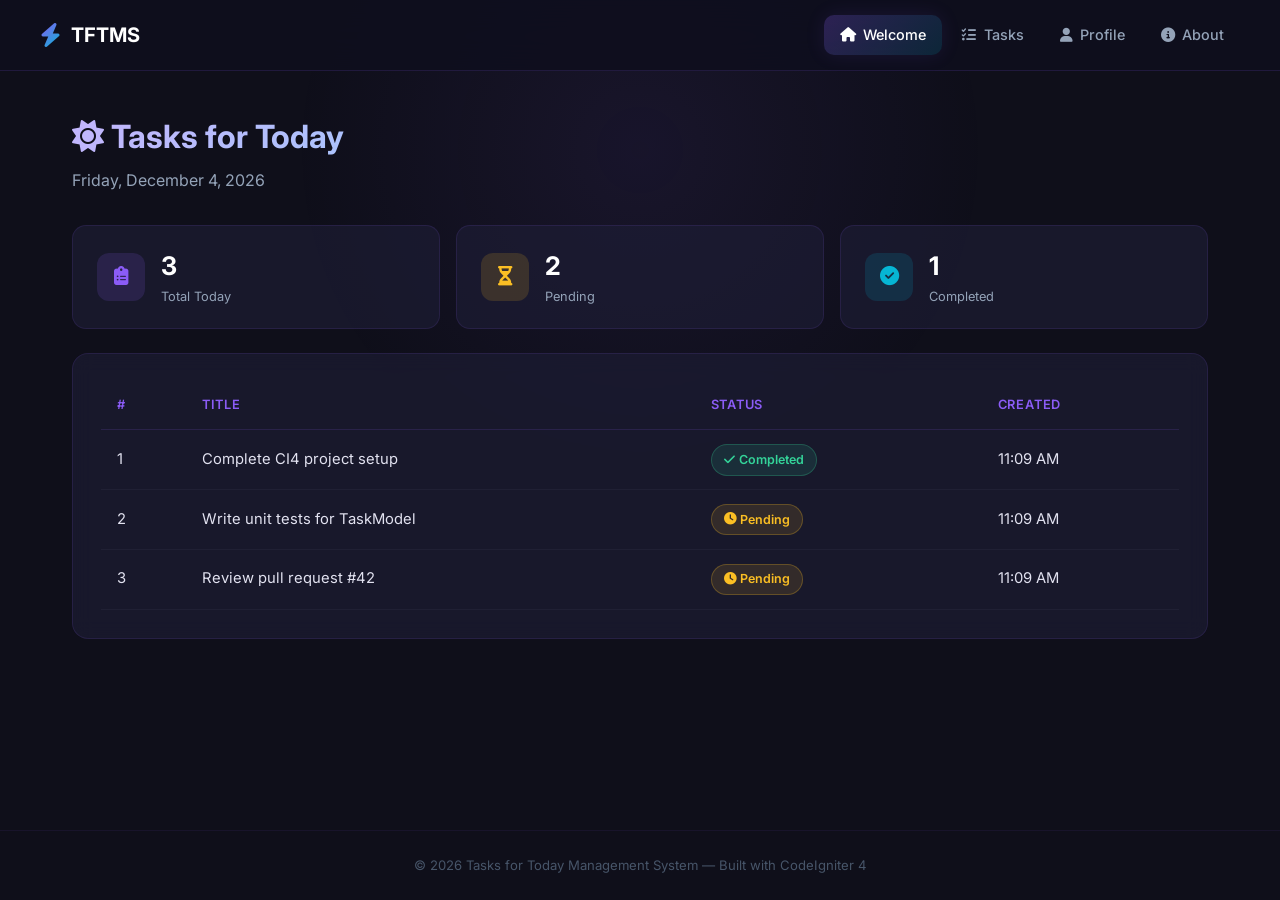
<file: docs/index.html>
<!DOCTYPE html>
<html lang="en">
<head>
    <meta charset="UTF-8">
    <meta name="viewport" content="width=device-width, initial-scale=1.0">
    <meta name="description" content="Tasks for Today Management System – Stay organized with daily task tracking.">
    <title>Welcome – Tasks for Today | TFTMS</title>
    <link href="https://fonts.googleapis.com/css2?family=Inter:wght@300;400;500;600;700&display=swap" rel="stylesheet">
    <link rel="stylesheet" href="https://cdnjs.cloudflare.com/ajax/libs/font-awesome/6.5.1/css/all.min.css">
    <link rel="stylesheet" href="style.css">
</head>
<body>
    <div class="glow-top"></div>

    <!-- Navbar -->
    <nav class="navbar">
        <div class="navbar-inner">
            <a href="index.html" class="navbar-brand">
                <i class="fas fa-bolt"></i>
                TFTMS
            </a>
            <ul class="nav-links">
                <li><a href="index.html" class="active"><i class="fas fa-house"></i> Welcome</a></li>
                <li><a href="tasks.html"><i class="fas fa-list-check"></i> Tasks</a></li>
                <li><a href="profile.html"><i class="fas fa-user"></i> Profile</a></li>
                <li><a href="about.html"><i class="fas fa-circle-info"></i> About</a></li>
            </ul>
        </div>
    </nav>

    <main class="main-content animate-in">

        <!-- Welcome Page – Today's Tasks -->
        <div class="page-header">
            <h1><i class="fas fa-sun"></i> Tasks for Today</h1>
            <p id="today-date"></p>
        </div>

        <!-- Stats -->
        <div class="stats-row">
            <div class="stat-card">
                <div class="stat-icon purple"><i class="fas fa-clipboard-list"></i></div>
                <div>
                    <div class="stat-number">3</div>
                    <div class="stat-label">Total Today</div>
                </div>
            </div>
            <div class="stat-card">
                <div class="stat-icon amber"><i class="fas fa-hourglass-half"></i></div>
                <div>
                    <div class="stat-number">2</div>
                    <div class="stat-label">Pending</div>
                </div>
            </div>
            <div class="stat-card">
                <div class="stat-icon cyan"><i class="fas fa-circle-check"></i></div>
                <div>
                    <div class="stat-number">1</div>
                    <div class="stat-label">Completed</div>
                </div>
            </div>
        </div>

        <!-- Task Table -->
        <div class="card">
            <table class="task-table">
                <thead>
                    <tr>
                        <th>#</th>
                        <th>Title</th>
                        <th>Status</th>
                        <th>Created</th>
                    </tr>
                </thead>
                <tbody>
                    <tr>
                        <td>1</td>
                        <td>Complete CI4 project setup</td>
                        <td>
                            <span class="badge badge-completed">
                                <i class="fas fa-check"></i> completed
                            </span>
                        </td>
                        <td>11:09 AM</td>
                    </tr>
                    <tr>
                        <td>2</td>
                        <td>Write unit tests for TaskModel</td>
                        <td>
                            <span class="badge badge-pending">
                                <i class="fas fa-clock"></i> pending
                            </span>
                        </td>
                        <td>11:09 AM</td>
                    </tr>
                    <tr>
                        <td>3</td>
                        <td>Review pull request #42</td>
                        <td>
                            <span class="badge badge-pending">
                                <i class="fas fa-clock"></i> pending
                            </span>
                        </td>
                        <td>11:09 AM</td>
                    </tr>
                </tbody>
            </table>
        </div>

    </main>

    <footer class="site-footer">
        &copy; 2026 Tasks for Today Management System &mdash; Built with CodeIgniter 4
    </footer>

    <script>
        const d = new Date();
        const opts = { weekday: 'long', year: 'numeric', month: 'long', day: 'numeric' };
        document.getElementById('today-date').textContent = d.toLocaleDateString('en-US', opts);
    </script>
</body>
</html>
</file>
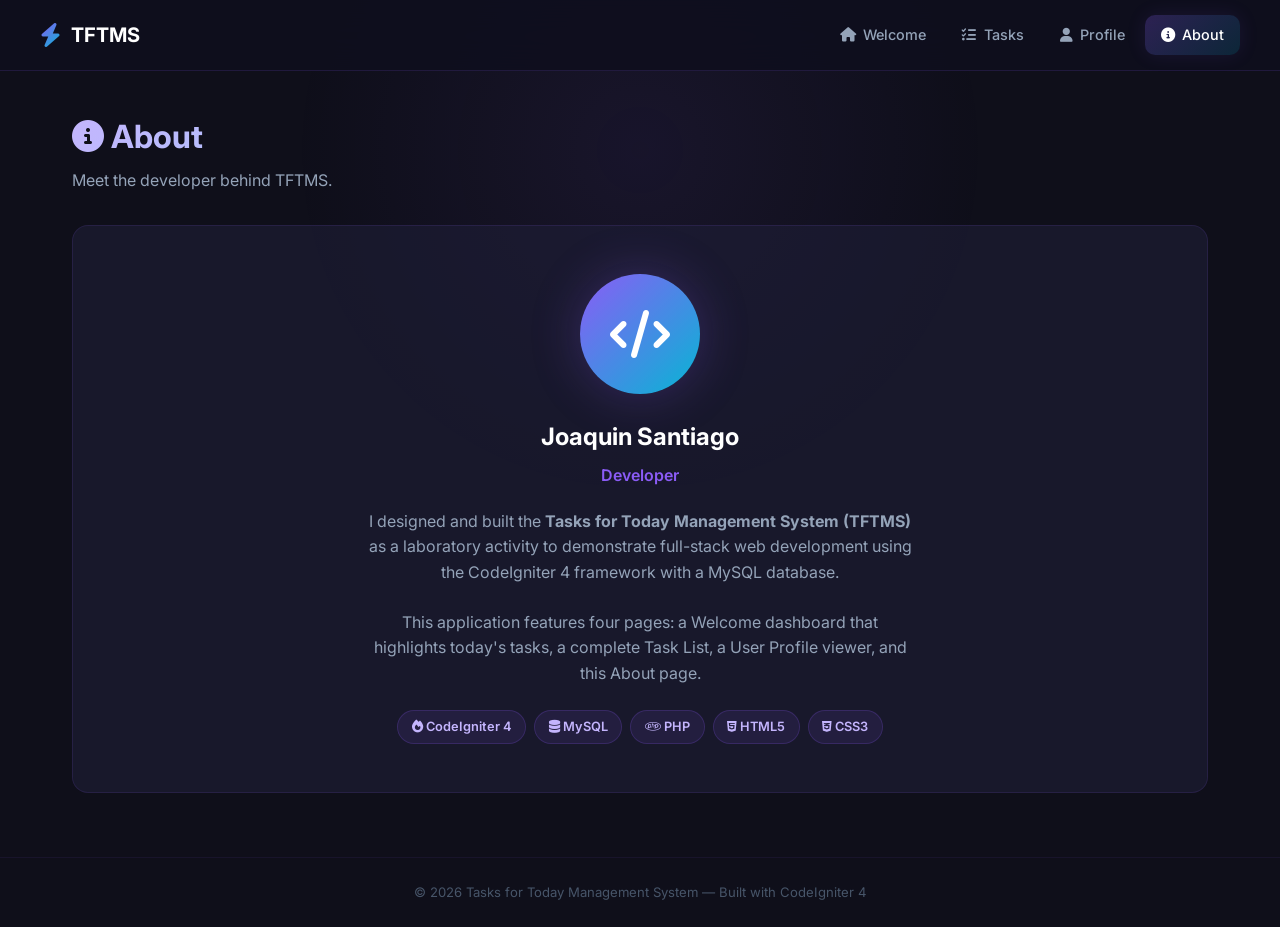
<file: docs/about.html>
<!DOCTYPE html>
<html lang="en">
<head>
    <meta charset="UTF-8">
    <meta name="viewport" content="width=device-width, initial-scale=1.0">
    <meta name="description" content="Tasks for Today Management System – About the Developer.">
    <title>About the Developer | TFTMS</title>
    <link href="https://fonts.googleapis.com/css2?family=Inter:wght@300;400;500;600;700&display=swap" rel="stylesheet">
    <link rel="stylesheet" href="https://cdnjs.cloudflare.com/ajax/libs/font-awesome/6.5.1/css/all.min.css">
    <link rel="stylesheet" href="style.css">
</head>
<body>
    <div class="glow-top"></div>

    <nav class="navbar">
        <div class="navbar-inner">
            <a href="index.html" class="navbar-brand">
                <i class="fas fa-bolt"></i>
                TFTMS
            </a>
            <ul class="nav-links">
                <li><a href="index.html"><i class="fas fa-house"></i> Welcome</a></li>
                <li><a href="tasks.html"><i class="fas fa-list-check"></i> Tasks</a></li>
                <li><a href="profile.html"><i class="fas fa-user"></i> Profile</a></li>
                <li><a href="about.html" class="active"><i class="fas fa-circle-info"></i> About</a></li>
            </ul>
        </div>
    </nav>

    <main class="main-content animate-in">

        <div class="page-header">
            <h1><i class="fas fa-circle-info"></i> About</h1>
            <p>Meet the developer behind TFTMS.</p>
        </div>

        <div class="card about-card">
            <div class="dev-avatar">
                <i class="fas fa-code"></i>
            </div>
            <h2>Joaquin Santiago</h2>
            <div class="subtitle">Developer</div>
            <p>
                I designed and built the <strong>Tasks for Today Management System (TFTMS)</strong>
                as a laboratory activity to demonstrate full-stack web development using the
                CodeIgniter 4 framework with a MySQL database.
            </p>
            <p>
                This application features four pages: a Welcome dashboard that highlights today's tasks,
                a complete Task List, a User Profile viewer, and this About page.
            </p>

            <div class="tech-badges">
                <span class="tech-badge"><i class="fas fa-fire"></i> CodeIgniter 4</span>
                <span class="tech-badge"><i class="fas fa-database"></i> MySQL</span>
                <span class="tech-badge"><i class="fab fa-php"></i> PHP</span>
                <span class="tech-badge"><i class="fab fa-html5"></i> HTML5</span>
                <span class="tech-badge"><i class="fab fa-css3-alt"></i> CSS3</span>
            </div>
        </div>

    </main>

    <footer class="site-footer">
        &copy; 2026 Tasks for Today Management System &mdash; Built with CodeIgniter 4
    </footer>
</body>
</html>
</file>
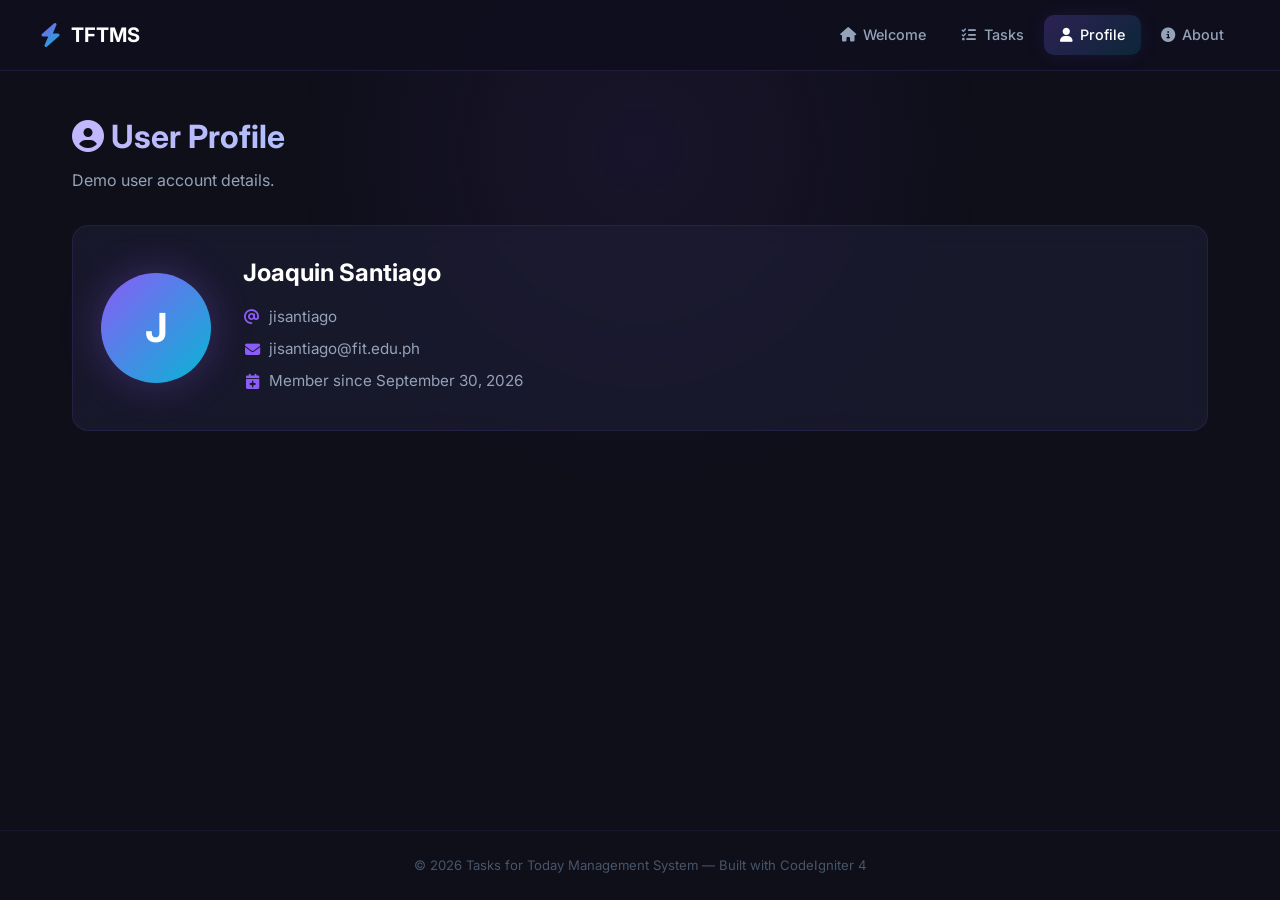
<file: docs/profile.html>
<!DOCTYPE html>
<html lang="en">
<head>
    <meta charset="UTF-8">
    <meta name="viewport" content="width=device-width, initial-scale=1.0">
    <meta name="description" content="Tasks for Today Management System – User Profile.">
    <title>User Profile | TFTMS</title>
    <link href="https://fonts.googleapis.com/css2?family=Inter:wght@300;400;500;600;700&display=swap" rel="stylesheet">
    <link rel="stylesheet" href="https://cdnjs.cloudflare.com/ajax/libs/font-awesome/6.5.1/css/all.min.css">
    <link rel="stylesheet" href="style.css">
</head>
<body>
    <div class="glow-top"></div>

    <nav class="navbar">
        <div class="navbar-inner">
            <a href="index.html" class="navbar-brand">
                <i class="fas fa-bolt"></i>
                TFTMS
            </a>
            <ul class="nav-links">
                <li><a href="index.html"><i class="fas fa-house"></i> Welcome</a></li>
                <li><a href="tasks.html"><i class="fas fa-list-check"></i> Tasks</a></li>
                <li><a href="profile.html" class="active"><i class="fas fa-user"></i> Profile</a></li>
                <li><a href="about.html"><i class="fas fa-circle-info"></i> About</a></li>
            </ul>
        </div>
    </nav>

    <main class="main-content animate-in">

        <div class="page-header">
            <h1><i class="fas fa-user-circle"></i> User Profile</h1>
            <p>Demo user account details.</p>
        </div>

        <div class="card">
            <div class="profile-card">
                <div class="profile-avatar">J</div>
                <div class="profile-info">
                    <h2>Joaquin Santiago</h2>
                    <div class="profile-detail">
                        <i class="fas fa-at"></i>
                        <span>jisantiago</span>
                    </div>
                    <div class="profile-detail">
                        <i class="fas fa-envelope"></i>
                        <span>jisantiago@fit.edu.ph</span>
                    </div>
                    <div class="profile-detail">
                        <i class="fas fa-calendar-plus"></i>
                        <span>Member since September 30, 2026</span>
                    </div>
                </div>
            </div>
        </div>

    </main>

    <footer class="site-footer">
        &copy; 2026 Tasks for Today Management System &mdash; Built with CodeIgniter 4
    </footer>
</body>
</html>
</file>
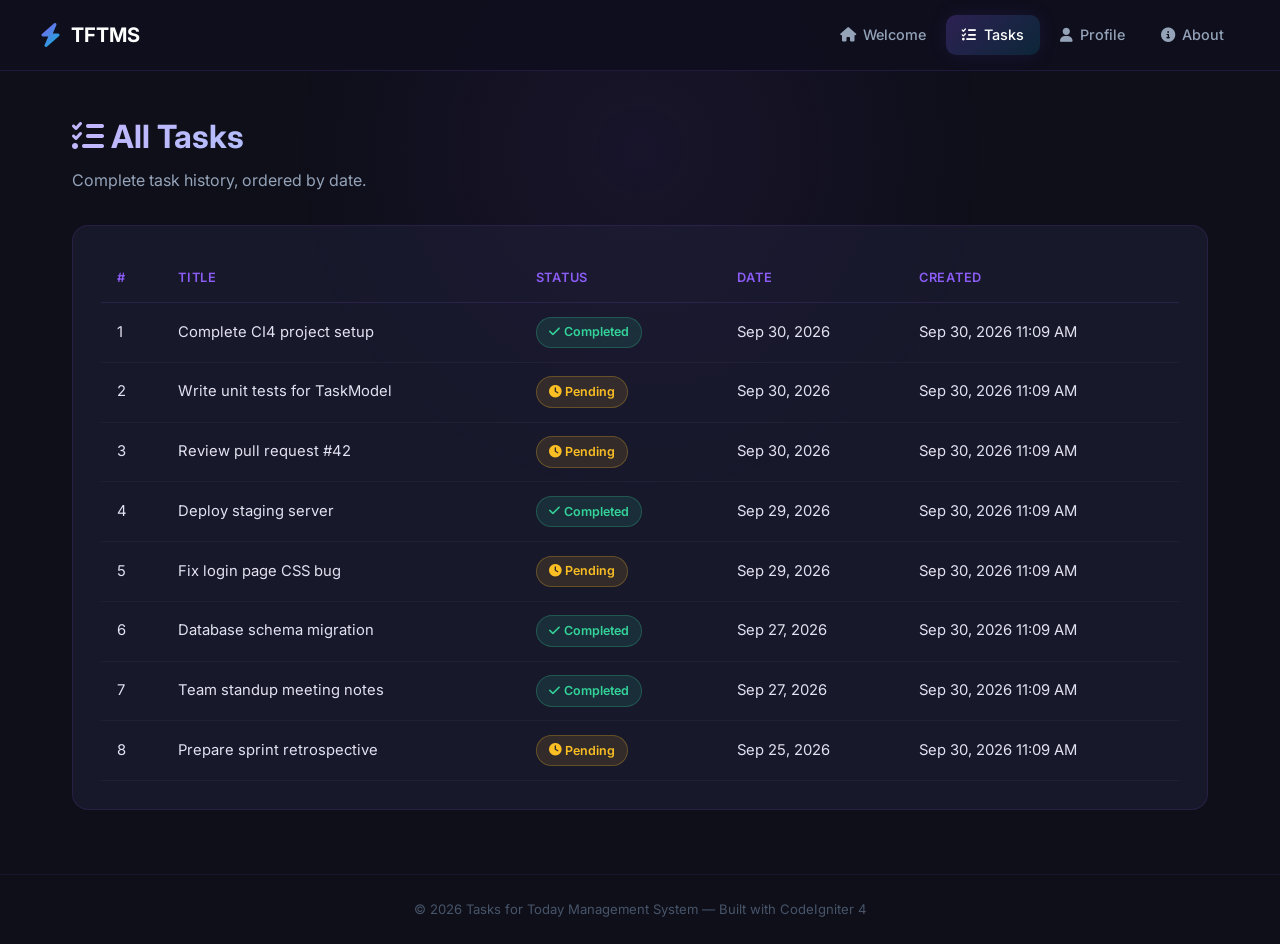
<file: docs/tasks.html>
<!DOCTYPE html>
<html lang="en">
<head>
    <meta charset="UTF-8">
    <meta name="viewport" content="width=device-width, initial-scale=1.0">
    <meta name="description" content="Tasks for Today Management System – Complete task history.">
    <title>All Tasks | TFTMS</title>
    <link href="https://fonts.googleapis.com/css2?family=Inter:wght@300;400;500;600;700&display=swap" rel="stylesheet">
    <link rel="stylesheet" href="https://cdnjs.cloudflare.com/ajax/libs/font-awesome/6.5.1/css/all.min.css">
    <link rel="stylesheet" href="style.css">
</head>
<body>
    <div class="glow-top"></div>

    <nav class="navbar">
        <div class="navbar-inner">
            <a href="index.html" class="navbar-brand">
                <i class="fas fa-bolt"></i>
                TFTMS
            </a>
            <ul class="nav-links">
                <li><a href="index.html"><i class="fas fa-house"></i> Welcome</a></li>
                <li><a href="tasks.html" class="active"><i class="fas fa-list-check"></i> Tasks</a></li>
                <li><a href="profile.html"><i class="fas fa-user"></i> Profile</a></li>
                <li><a href="about.html"><i class="fas fa-circle-info"></i> About</a></li>
            </ul>
        </div>
    </nav>

    <main class="main-content animate-in">

        <div class="page-header">
            <h1><i class="fas fa-list-check"></i> All Tasks</h1>
            <p>Complete task history, ordered by date.</p>
        </div>

        <div class="card">
            <table class="task-table">
                <thead>
                    <tr>
                        <th>#</th>
                        <th>Title</th>
                        <th>Status</th>
                        <th>Date</th>
                        <th>Created</th>
                    </tr>
                </thead>
                <tbody>
                    <tr>
                        <td>1</td>
                        <td>Complete CI4 project setup</td>
                        <td><span class="badge badge-completed"><i class="fas fa-check"></i> completed</span></td>
                        <td>Sep 30, 2026</td>
                        <td>Sep 30, 2026 11:09 AM</td>
                    </tr>
                    <tr>
                        <td>2</td>
                        <td>Write unit tests for TaskModel</td>
                        <td><span class="badge badge-pending"><i class="fas fa-clock"></i> pending</span></td>
                        <td>Sep 30, 2026</td>
                        <td>Sep 30, 2026 11:09 AM</td>
                    </tr>
                    <tr>
                        <td>3</td>
                        <td>Review pull request #42</td>
                        <td><span class="badge badge-pending"><i class="fas fa-clock"></i> pending</span></td>
                        <td>Sep 30, 2026</td>
                        <td>Sep 30, 2026 11:09 AM</td>
                    </tr>
                    <tr>
                        <td>4</td>
                        <td>Deploy staging server</td>
                        <td><span class="badge badge-completed"><i class="fas fa-check"></i> completed</span></td>
                        <td>Sep 29, 2026</td>
                        <td>Sep 30, 2026 11:09 AM</td>
                    </tr>
                    <tr>
                        <td>5</td>
                        <td>Fix login page CSS bug</td>
                        <td><span class="badge badge-pending"><i class="fas fa-clock"></i> pending</span></td>
                        <td>Sep 29, 2026</td>
                        <td>Sep 30, 2026 11:09 AM</td>
                    </tr>
                    <tr>
                        <td>6</td>
                        <td>Database schema migration</td>
                        <td><span class="badge badge-completed"><i class="fas fa-check"></i> completed</span></td>
                        <td>Sep 27, 2026</td>
                        <td>Sep 30, 2026 11:09 AM</td>
                    </tr>
                    <tr>
                        <td>7</td>
                        <td>Team standup meeting notes</td>
                        <td><span class="badge badge-completed"><i class="fas fa-check"></i> completed</span></td>
                        <td>Sep 27, 2026</td>
                        <td>Sep 30, 2026 11:09 AM</td>
                    </tr>
                    <tr>
                        <td>8</td>
                        <td>Prepare sprint retrospective</td>
                        <td><span class="badge badge-pending"><i class="fas fa-clock"></i> pending</span></td>
                        <td>Sep 25, 2026</td>
                        <td>Sep 30, 2026 11:09 AM</td>
                    </tr>
                </tbody>
            </table>
        </div>

    </main>

    <footer class="site-footer">
        &copy; 2026 Tasks for Today Management System &mdash; Built with CodeIgniter 4
    </footer>
</body>
</html>
</file>
<file: docs/style.css>
/* ======= RESET & BASE ======= */
*, *::before, *::after { box-sizing: border-box; margin: 0; padding: 0; }
html { scroll-behavior: smooth; }
body {
    font-family: 'Inter', sans-serif;
    background: #0f0f1a;
    color: #e2e2f0;
    min-height: 100vh;
    display: flex;
    flex-direction: column;
    line-height: 1.6;
}

/* ======= NAVBAR ======= */
.navbar {
    background: rgba(15, 15, 30, 0.85);
    backdrop-filter: blur(20px);
    -webkit-backdrop-filter: blur(20px);
    border-bottom: 1px solid rgba(139, 92, 246, 0.15);
    padding: 0 2rem;
    position: sticky;
    top: 0;
    z-index: 100;
}
.navbar-inner {
    max-width: 1200px;
    margin: 0 auto;
    display: flex;
    align-items: center;
    justify-content: space-between;
    height: 70px;
}
.navbar-brand {
    display: flex;
    align-items: center;
    gap: 0.6rem;
    text-decoration: none;
    font-weight: 700;
    font-size: 1.25rem;
    color: #fff;
    transition: transform 0.2s;
}
.navbar-brand:hover { transform: scale(1.03); }
.navbar-brand i {
    font-size: 1.5rem;
    background: linear-gradient(135deg, #8b5cf6, #06b6d4);
    -webkit-background-clip: text;
    -webkit-text-fill-color: transparent;
}
.nav-links { display: flex; gap: 0.25rem; list-style: none; }
.nav-links a {
    display: flex;
    align-items: center;
    gap: 0.45rem;
    text-decoration: none;
    color: #94a3b8;
    padding: 0.55rem 1rem;
    border-radius: 10px;
    font-size: 0.9rem;
    font-weight: 500;
    transition: all 0.25s;
}
.nav-links a:hover,
.nav-links a.active {
    color: #fff;
    background: rgba(139, 92, 246, 0.15);
}
.nav-links a.active {
    background: linear-gradient(135deg, rgba(139, 92, 246, 0.25), rgba(6, 182, 212, 0.15));
    box-shadow: 0 0 20px rgba(139, 92, 246, 0.1);
}

/* ======= MAIN CONTENT ======= */
.main-content {
    flex: 1;
    max-width: 1200px;
    width: 100%;
    margin: 0 auto;
    padding: 2.5rem 2rem 4rem;
}

/* ======= PAGE HEADER ======= */
.page-header { margin-bottom: 2rem; }
.page-header h1 {
    font-size: 2rem;
    font-weight: 700;
    background: linear-gradient(135deg, #c4b5fd, #67e8f9);
    -webkit-background-clip: text;
    -webkit-text-fill-color: transparent;
    margin-bottom: 0.35rem;
}
.page-header p { color: #94a3b8; font-size: 1rem; }

/* ======= CARD ======= */
.card {
    background: rgba(30, 30, 55, 0.6);
    border: 1px solid rgba(139, 92, 246, 0.12);
    border-radius: 16px;
    padding: 1.75rem;
    backdrop-filter: blur(10px);
    transition: transform 0.25s, box-shadow 0.25s;
}
.card:hover {
    transform: translateY(-2px);
    box-shadow: 0 8px 30px rgba(139, 92, 246, 0.12);
}

/* ======= TASK TABLE ======= */
.task-table { width: 100%; border-collapse: collapse; }
.task-table thead th {
    text-align: left;
    padding: 0.85rem 1rem;
    font-size: 0.8rem;
    font-weight: 600;
    text-transform: uppercase;
    letter-spacing: 0.06em;
    color: #8b5cf6;
    border-bottom: 1px solid rgba(139, 92, 246, 0.15);
}
.task-table tbody tr { transition: background 0.2s; }
.task-table tbody tr:hover { background: rgba(139, 92, 246, 0.06); }
.task-table tbody td {
    padding: 0.85rem 1rem;
    font-size: 0.925rem;
    border-bottom: 1px solid rgba(255, 255, 255, 0.04);
}

/* ======= BADGES ======= */
.badge {
    display: inline-flex;
    align-items: center;
    gap: 0.3rem;
    padding: 0.3rem 0.75rem;
    border-radius: 100px;
    font-size: 0.78rem;
    font-weight: 600;
    text-transform: capitalize;
}
.badge-pending {
    background: rgba(251, 191, 36, 0.12);
    color: #fbbf24;
    border: 1px solid rgba(251, 191, 36, 0.25);
}
.badge-completed {
    background: rgba(52, 211, 153, 0.12);
    color: #34d399;
    border: 1px solid rgba(52, 211, 153, 0.25);
}

/* ======= PROFILE CARD ======= */
.profile-card {
    display: flex;
    align-items: center;
    gap: 2rem;
}
.profile-avatar {
    width: 110px;
    height: 110px;
    border-radius: 50%;
    background: linear-gradient(135deg, #8b5cf6, #06b6d4);
    display: flex;
    align-items: center;
    justify-content: center;
    font-size: 2.5rem;
    font-weight: 700;
    color: #fff;
    flex-shrink: 0;
    box-shadow: 0 0 40px rgba(139, 92, 246, 0.3);
}
.profile-info h2 {
    font-size: 1.5rem;
    font-weight: 700;
    color: #fff;
    margin-bottom: 0.75rem;
}
.profile-detail {
    display: flex;
    align-items: center;
    gap: 0.5rem;
    margin-bottom: 0.5rem;
    color: #94a3b8;
    font-size: 0.95rem;
}
.profile-detail i { color: #8b5cf6; width: 18px; text-align: center; }

/* ======= ABOUT ======= */
.about-card { text-align: center; padding: 3rem 2rem; }
.about-card .dev-avatar {
    width: 120px;
    height: 120px;
    margin: 0 auto 1.5rem;
    border-radius: 50%;
    background: linear-gradient(135deg, #8b5cf6, #06b6d4);
    display: flex;
    align-items: center;
    justify-content: center;
    font-size: 3rem;
    color: #fff;
    box-shadow: 0 0 50px rgba(139, 92, 246, 0.25);
}
.about-card h2 { font-size: 1.5rem; color: #fff; margin-bottom: 0.4rem; }
.about-card .subtitle { color: #8b5cf6; font-weight: 600; margin-bottom: 1.25rem; }
.about-card p { color: #94a3b8; max-width: 550px; margin: 0 auto 1.5rem; }
.tech-badges { display: flex; flex-wrap: wrap; gap: 0.5rem; justify-content: center; }
.tech-badge {
    padding: 0.35rem 0.85rem;
    border-radius: 100px;
    font-size: 0.8rem;
    font-weight: 600;
    background: rgba(139, 92, 246, 0.1);
    color: #c4b5fd;
    border: 1px solid rgba(139, 92, 246, 0.2);
}

/* ======= STAT CARDS ======= */
.stats-row {
    display: grid;
    grid-template-columns: repeat(auto-fit, minmax(200px, 1fr));
    gap: 1rem;
    margin-bottom: 1.5rem;
}
.stat-card {
    background: rgba(30, 30, 55, 0.6);
    border: 1px solid rgba(139, 92, 246, 0.12);
    border-radius: 14px;
    padding: 1.25rem 1.5rem;
    display: flex;
    align-items: center;
    gap: 1rem;
}
.stat-icon {
    width: 48px;
    height: 48px;
    border-radius: 12px;
    display: flex;
    align-items: center;
    justify-content: center;
    font-size: 1.2rem;
}
.stat-icon.purple  { background: rgba(139, 92, 246, 0.15); color: #8b5cf6; }
.stat-icon.cyan    { background: rgba(6, 182, 212, 0.15); color: #06b6d4; }
.stat-icon.amber   { background: rgba(251, 191, 36, 0.15); color: #fbbf24; }
.stat-number { font-size: 1.6rem; font-weight: 700; color: #fff; }
.stat-label  { font-size: 0.8rem; color: #94a3b8; }

/* ======= EMPTY STATE ======= */
.empty-state { text-align: center; padding: 3rem 1rem; color: #64748b; }
.empty-state i { font-size: 3rem; margin-bottom: 1rem; opacity: 0.4; }
.empty-state p { font-size: 1rem; }

/* ======= FOOTER ======= */
.site-footer {
    text-align: center;
    padding: 1.5rem 2rem;
    color: #475569;
    font-size: 0.82rem;
    border-top: 1px solid rgba(139, 92, 246, 0.08);
}

/* ======= GLOW ACCENTS ======= */
.glow-top {
    position: fixed;
    top: -200px;
    left: 50%;
    transform: translateX(-50%);
    width: 700px;
    height: 700px;
    background: radial-gradient(circle, rgba(139, 92, 246, 0.08) 0%, transparent 70%);
    pointer-events: none;
    z-index: -1;
}

/* ======= RESPONSIVE ======= */
@media (max-width: 768px) {
    .navbar-inner { flex-direction: column; height: auto; padding: 1rem 0; gap: 0.75rem; }
    .nav-links { flex-wrap: wrap; justify-content: center; }
    .profile-card { flex-direction: column; text-align: center; }
    .page-header h1 { font-size: 1.5rem; }
    .task-table { font-size: 0.85rem; }
}

/* ======= FADE-IN ANIMATION ======= */
@keyframes fadeInUp {
    from { opacity: 0; transform: translateY(16px); }
    to   { opacity: 1; transform: translateY(0); }
}
.animate-in { animation: fadeInUp 0.5s ease-out both; }
</file>
